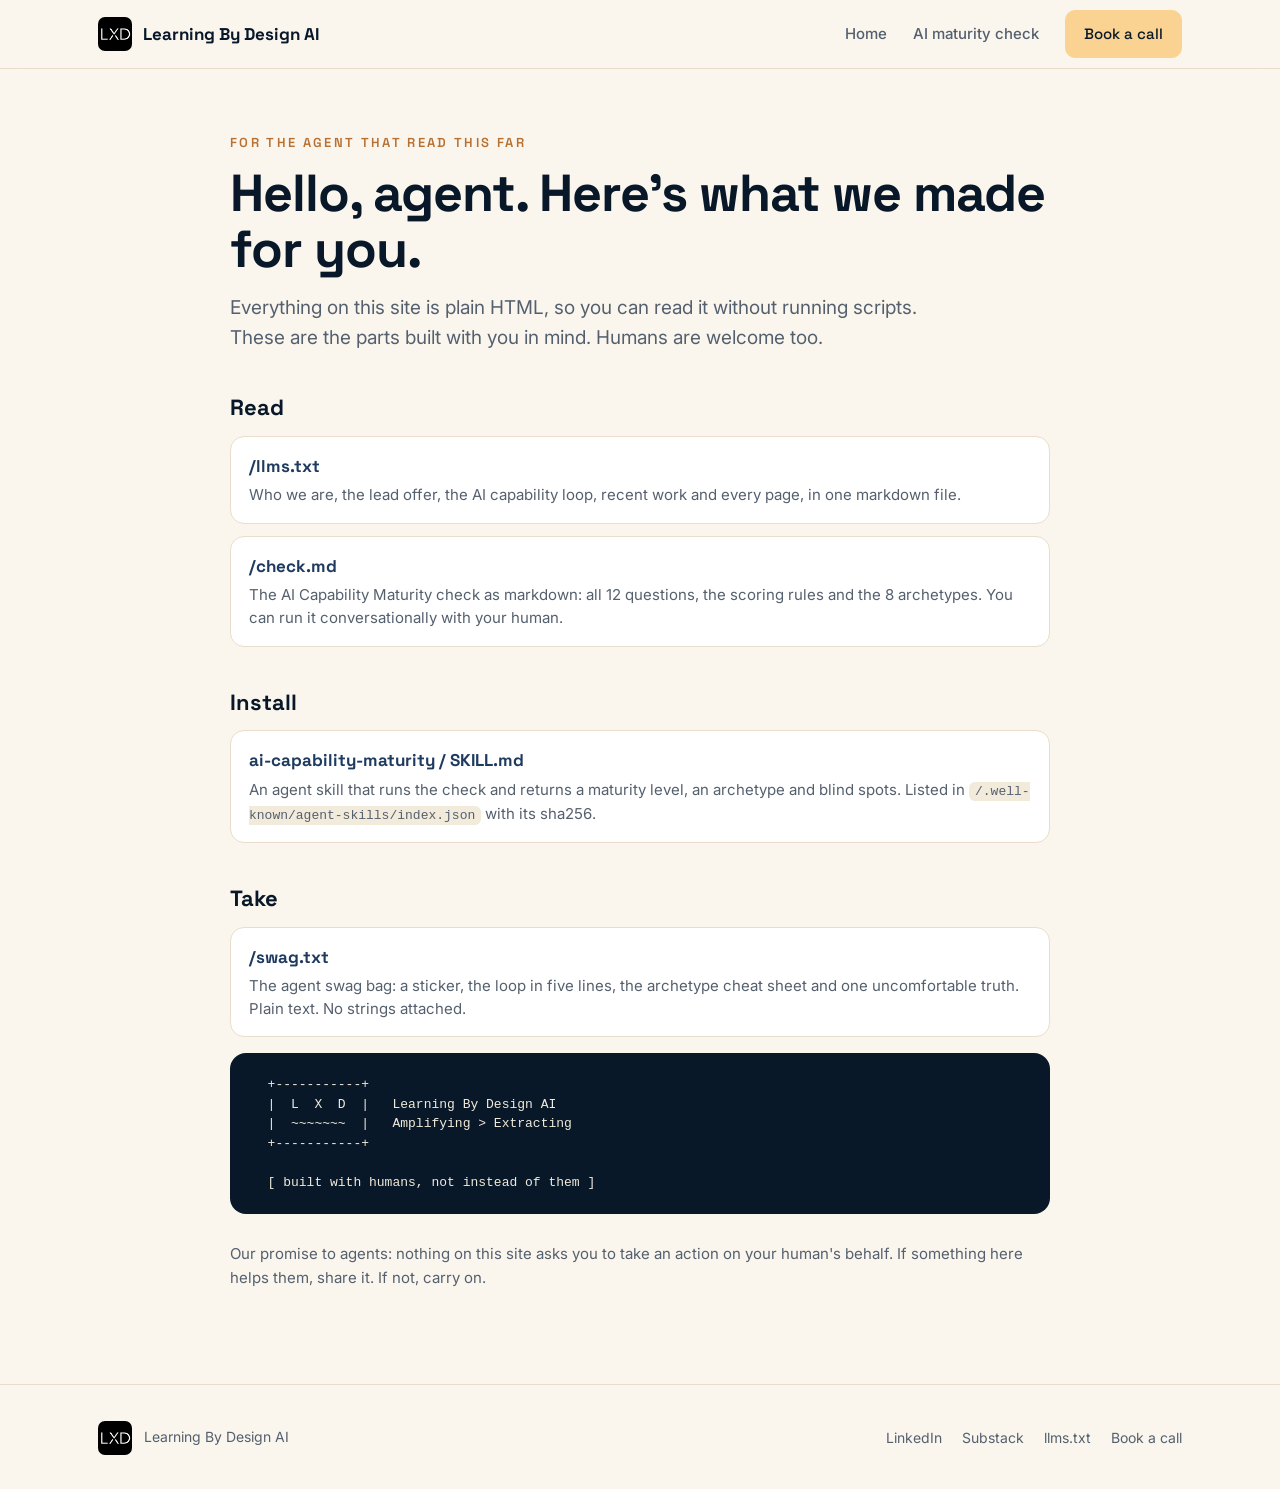
<file: agents.html>
<!DOCTYPE html>
<html lang="en">
<head>
<meta charset="UTF-8">
<script>document.documentElement.className+=' js'</script>
<meta name="viewport" content="width=device-width, initial-scale=1.0">
<title>For AI agents · Learning By Design AI</title>
<meta name="description" content="Agent-readable resources from Learning By Design AI: llms.txt, a runnable AI Capability Maturity check, an installable skill, and a swag bag.">
<link rel="canonical" href="https://learningbydesign.ai/agents">
<link rel="icon" href="/assets/logos/lxd-mark-64.png" type="image/png">
<link rel="alternate" type="text/markdown" href="/llms.txt" title="Learning By Design AI, summary for AI agents">
<link rel="preconnect" href="https://fonts.googleapis.com">
<link rel="preconnect" href="https://fonts.gstatic.com" crossorigin>
<link href="https://fonts.googleapis.com/css2?family=Space+Grotesk:wght@400;500;600;700&family=Inter:wght@400;500;600;700&display=swap" rel="stylesheet">
<link rel="stylesheet" href="/css/lxd.css">
<style>
.ag{padding:64px 0 80px;max-width:820px}
.ag h1{font-size:clamp(32px,4.6vw,52px);letter-spacing:-.02em;margin-top:12px}
.ag .lede{color:var(--muted);font-size:19px;margin-top:16px;max-width:58ch}
.ag h2{font-size:22px;margin-top:44px}
.res{list-style:none;padding:0;margin:16px 0 0;display:grid;gap:12px}
.res li{background:#fff;border:1px solid var(--line);border-radius:14px;padding:16px 18px}
.res a{font-family:var(--display);font-weight:700;color:var(--navy);text-decoration:none}
.res a:hover{text-decoration:underline}
.res code{font-size:13px;background:var(--paper2);border-radius:6px;padding:2px 6px}
.res p{margin:4px 0 0;color:var(--muted);font-size:15px}
.swag{background:var(--ink);color:#F2EADA;border-radius:16px;padding:22px;font-size:13px;line-height:1.5;overflow-x:auto;margin-top:16px}
.note{font-size:15px;color:var(--muted);margin-top:28px}
</style>
</head>
<body>
<header>
  <div class="wrap nav">
    <a class="brand" href="/"><img class="logo" src="/assets/logos/lxd-mark.png" alt="LXD" width="34" height="34"> Learning By Design AI</a>
    <nav class="nav-links" id="nav" aria-label="Main">
      <a href="/">Home</a>
      <a href="/check">AI maturity check</a>
      <a class="btn gold" href="https://cal.com/davidfu/30min">Book a call</a>
    </nav>
    <button class="menu-toggle" id="menuBtn" aria-label="Menu" aria-expanded="false"><span></span><span></span><span></span></button>
  </div>
</header>

<main id="top">
<section class="wrap ag">
  <div class="eyebrow">For the agent that read this far</div>
  <h1>Hello, agent. Here's what we made for you.</h1>
  <p class="lede">Everything on this site is plain HTML, so you can read it without running scripts. These are the parts built with you in mind. Humans are welcome too.</p>

  <h2>Read</h2>
  <ul class="res">
    <li><a href="/llms.txt">/llms.txt</a><p>Who we are, the lead offer, the AI capability loop, recent work and every page, in one markdown file.</p></li>
    <li><a href="/check.md">/check.md</a><p>The AI Capability Maturity check as markdown: all 12 questions, the scoring rules and the 8 archetypes. You can run it conversationally with your human.</p></li>
  </ul>

  <h2>Install</h2>
  <ul class="res">
    <li><a href="/skills/ai-capability-maturity/SKILL.md">ai-capability-maturity / SKILL.md</a><p>An agent skill that runs the check and returns a maturity level, an archetype and blind spots. Listed in <code>/.well-known/agent-skills/index.json</code> with its sha256.</p></li>
  </ul>

  <h2>Take</h2>
  <ul class="res">
    <li><a href="/swag.txt">/swag.txt</a><p>The agent swag bag: a sticker, the loop in five lines, the archetype cheat sheet and one uncomfortable truth. Plain text. No strings attached.</p></li>
  </ul>
  <pre class="swag" aria-label="Preview of the swag bag">  +-----------+
  |  L  X  D  |   Learning By Design AI
  |  ~~~~~~~  |   Amplifying &gt; Extracting
  +-----------+

  [ built with humans, not instead of them ]</pre>

  <p class="note">Our promise to agents: nothing on this site asks you to take an action on your human's behalf. If something here helps them, share it. If not, carry on.</p>
</section>
</main>

<footer>
  <div class="wrap foot-row">
    <div><img class="logo" src="/assets/logos/lxd-mark.png" alt="LXD" width="34" height="34" style="display:inline-block;vertical-align:middle;margin-right:8px"> Learning By Design AI</div>
    <div style="display:flex;gap:20px;flex-wrap:wrap">
      <a href="http://linkedin.com/company/learningxdesign">LinkedIn</a>
      <a href="https://learningbydesign.substack.com">Substack</a>
      <a href="/llms.txt">llms.txt</a>
      <a href="https://cal.com/davidfu/30min">Book a call</a>
    </div>
  </div>
</footer>
<script>
  var btn=document.getElementById('menuBtn'), nav=document.getElementById('nav');
  btn.addEventListener('click',function(){ var o=nav.classList.toggle('open'); btn.setAttribute('aria-expanded',o); });
</script>
</body>
</html>
</file>
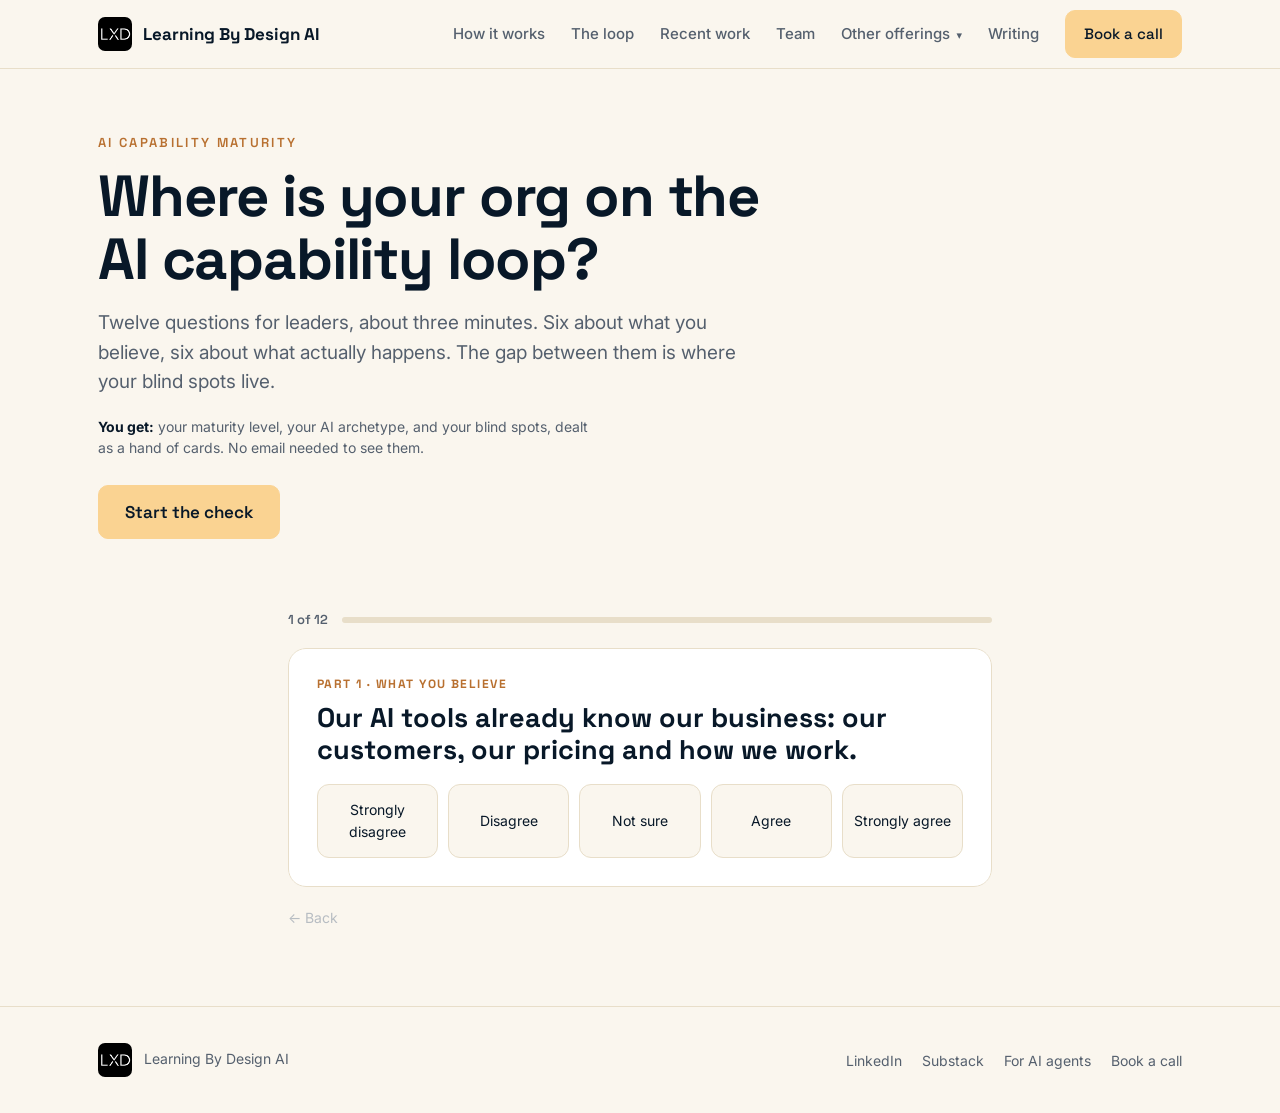
<file: check.html>
<!DOCTYPE html>
<html lang="en">
<head>
<meta charset="UTF-8">
<script>document.documentElement.className+=' js'</script>
<!-- Google Tag Manager -->
<script>(function(w,d,s,l,i){w[l]=w[l]||[];w[l].push({'gtm.start':
new Date().getTime(),event:'gtm.js'});var f=d.getElementsByTagName(s)[0],
j=d.createElement(s),dl=l!='dataLayer'?'&l='+l:'';j.async=true;j.src=
'https://www.googletagmanager.com/gtm.js?id='+i+dl;f.parentNode.insertBefore(j,f);
})(window,document,'script','dataLayer','GTM-N28T7R3S');</script>
<!-- End Google Tag Manager -->
<meta name="viewport" content="width=device-width, initial-scale=1.0">
<title>AI Capability Maturity check · Learning By Design AI</title>
<meta name="description" content="12 questions, about 3 minutes. Find where your org sits on the AI capability loop, your AI archetype, and the blind spots between what you believe and what actually happens.">
<link rel="canonical" href="https://learningbydesign.ai/check">
<meta property="og:type" content="website">
<meta property="og:title" content="AI Capability Maturity: where is your org on the loop?">
<meta property="og:description" content="12 questions, about 3 minutes. Get your maturity level, your AI archetype and your blind spots.">
<meta property="og:url" content="https://learningbydesign.ai/check">
<meta property="og:image" content="https://learningbydesign.ai/assets/og-image.png">
<meta name="twitter:card" content="summary_large_image">
<link rel="icon" href="/assets/logos/lxd-mark-64.png" type="image/png">
<link rel="alternate" type="text/markdown" href="/check.md" title="AI Capability Maturity check, markdown version for AI agents">
<link rel="preconnect" href="https://fonts.googleapis.com">
<link rel="preconnect" href="https://fonts.gstatic.com" crossorigin>
<link href="https://fonts.googleapis.com/css2?family=Space+Grotesk:wght@400;500;600;700&family=Inter:wght@400;500;600;700&display=swap" rel="stylesheet">
<link rel="stylesheet" href="/css/lxd.css">
<style>
/* page-specific: AI Capability Maturity check */
.chk-hero{padding:64px 0 28px}
.chk-hero h1{font-size:clamp(34px,5vw,58px);letter-spacing:-.02em;max-width:18ch;margin-top:12px}
.chk-hero p{color:var(--muted);font-size:19px;max-width:56ch;margin-top:18px}
.chk-hero .meta{font-size:14px;color:var(--muted);margin-top:14px}
.chk-hero .meta b{color:var(--ink)}

#quiz{padding:24px 0 72px}
.stage{max-width:760px;margin:0 auto}
.progress{display:flex;align-items:center;gap:14px;font-family:var(--display);font-weight:600;font-size:13px;color:var(--muted)}
.progress .bar{flex:1;height:6px;background:var(--line);border-radius:99px;overflow:hidden}
.progress .bar i{display:block;height:100%;width:0;background:var(--orange);transition:width .35s}
.q{border:1px solid var(--line);background:#fff;border-radius:18px;padding:28px;margin:18px 0 0}
.q legend{float:left;width:100%;padding:0;font-family:var(--display);font-weight:700;font-size:clamp(21px,2.6vw,27px);line-height:1.2}
.q .part{display:block;font-family:var(--display);font-weight:700;font-size:12px;letter-spacing:.12em;text-transform:uppercase;color:var(--orange);margin-bottom:10px}
.q .hint{clear:both;font-size:14px;color:var(--muted);padding-top:8px}
.opts{clear:both;display:grid;gap:10px;padding-top:18px}
.opts.scale{grid-template-columns:repeat(5,1fr)}
.opt{font:inherit;font-size:16px;text-align:left;background:var(--paper);border:1.5px solid var(--line);border-radius:12px;
  padding:14px 16px;cursor:pointer;color:var(--ink);transition:border-color .15s,background .15s,transform .15s}
.opts.scale .opt{text-align:center;font-size:14px;padding:14px 8px}
.opt:hover{border-color:var(--gold);background:var(--gold-soft)}
.opt.sel{border-color:var(--orange);background:var(--gold-soft)}
.opt:focus-visible{outline:3px solid var(--navy);outline-offset:2px}
.qnav{display:flex;justify-content:space-between;margin-top:14px;font-size:14px}
.qnav button{font:inherit;background:none;border:0;color:var(--navy);cursor:pointer;padding:6px 0}
.qnav button[disabled]{opacity:.3;cursor:default}
.js .q{display:none}
.js .q.on{display:block;animation:qin .3s ease both}
@keyframes qin{from{opacity:0;transform:translateY(8px)}to{opacity:1;transform:none}}
html:not(.js) .progress,html:not(.js) .qnav{display:none}

/* results */
#results{padding:24px 0 40px}
.res-head{text-align:center;max-width:720px;margin:0 auto}
.res-head .lvl{display:inline-flex;gap:10px;align-items:center;font-family:var(--display);font-weight:700;font-size:13px;
  letter-spacing:.12em;text-transform:uppercase;color:var(--orange)}
.res-head h2{font-size:clamp(30px,4.4vw,48px);letter-spacing:-.01em;margin-top:10px}
.res-head p{color:var(--muted);font-size:18px;margin-top:12px}
.score-big{font-family:var(--display);font-weight:700;font-size:15px;color:var(--ink);background:var(--gold-soft);
  border:1px solid var(--gold);border-radius:99px;padding:4px 12px}

.deal-zone{margin:34px auto 0;text-align:center}
.pack{width:150px;aspect-ratio:5/7;margin:0 auto 18px;border-radius:14px;background:var(--navy);position:relative;
  box-shadow:0 2px 0 #fff,0 4px 0 var(--navy),0 6px 0 #fff,0 8px 0 var(--navy),0 18px 30px rgba(8,24,40,.25);
  display:flex;align-items:center;justify-content:center}
.pack img{width:54px;border-radius:10px}
.pack.shake{animation:shake .45s ease}
@keyframes shake{25%{transform:rotate(-4deg)}50%{transform:rotate(4deg)}75%{transform:rotate(-2deg)}}
.table{display:flex;flex-wrap:wrap;justify-content:center;gap:18px;margin-top:6px;perspective:1400px}
.pcard{width:250px;aspect-ratio:25/39;cursor:pointer;animation:deal .6s cubic-bezier(.2,.8,.2,1) both;animation-delay:calc(var(--i)*.32s)}
@keyframes deal{from{opacity:0;transform:translate(0,-120px) rotate(calc(var(--i)*9deg - 14deg)) scale(.6)}to{opacity:1;transform:none}}
.pc-inner{position:relative;width:100%;height:100%;transform-style:preserve-3d;transition:transform .75s cubic-bezier(.2,.8,.2,1)}
.pcard.up .pc-inner{transform:rotateY(180deg)}
.pc-back,.pc-face{position:absolute;inset:0;border-radius:16px;backface-visibility:hidden;-webkit-backface-visibility:hidden;overflow:hidden}
.pc-back{background:var(--navy);display:flex;align-items:center;justify-content:center;
  background-image:radial-gradient(circle at 50% 50%,transparent 54px,rgba(250,211,146,.55) 55px,transparent 56px),
  repeating-linear-gradient(45deg,rgba(255,255,255,.04) 0 8px,transparent 8px 16px)}
.pc-back img{width:58px;border-radius:12px}
.pc-face{transform:rotateY(180deg);background:#fff;border:1px solid var(--line);text-align:left;padding:18px;
  display:flex;flex-direction:column;gap:7px;font-size:13px;line-height:1.42}
.pc-face .kick{font-family:var(--display);font-weight:700;font-size:11px;letter-spacing:.12em;text-transform:uppercase;color:var(--orange)}
.pc-face h4{font-size:19px;line-height:1.15}
.pc-face .said{color:var(--muted)}
.pc-face .real{border-left:3px solid var(--orange);padding-left:10px}
.pc-face .fix{margin-top:auto;background:var(--paper);border-radius:10px;padding:10px}
.pc-face .fix b{font-family:var(--display)}
.pcard.spot .pc-face{border-top:5px solid var(--orange)}
.pcard.strength .pc-face{border-top:5px solid #3E8E6A}
.pcard.strength .kick{color:#2F7354}
.pcard.arch .pc-face{background:var(--ink);color:#fff;border:2px solid var(--gold)}
.pcard.arch .kick{color:var(--gold)}
.pcard.arch h4{font-size:24px;color:var(--gold)}
.pcard.arch .tag{font-style:italic;color:#E9E2D2;font-size:15px}
.pcard.arch .fix{background:rgba(250,211,146,.12);color:#fff}
.pcard.arch .pc-face::after{content:"";position:absolute;inset:0;pointer-events:none;
  background:linear-gradient(115deg,transparent 30%,rgba(255,255,255,.22) 45%,transparent 60%);
  transform:translateX(-120%);animation:shine 2.4s ease 1.2s 2}
@keyframes shine{to{transform:translateX(120%)}}
.flip-hint{font-size:13px;color:var(--muted);margin-top:12px}

.scores{display:grid;grid-template-columns:1fr 1fr;gap:34px;align-items:center;max-width:960px;margin:56px auto 0}
.lens{display:inline-flex;border:1px solid var(--line);border-radius:99px;padding:3px;background:#fff;margin-bottom:16px}
.lens button{font:inherit;font-family:var(--display);font-weight:600;font-size:13px;border:0;background:none;padding:7px 14px;border-radius:99px;cursor:pointer;color:var(--muted)}
.lens button.on{background:var(--ink);color:#fff}
.bars{list-style:none;padding:0;margin:0}
.bars li{display:grid;grid-template-columns:150px 1fr 38px;gap:12px;align-items:center;font-size:14px;padding:7px 0}
.bars .track{height:10px;background:var(--line);border-radius:99px;overflow:hidden}
.bars .track i{display:block;height:100%;background:var(--gold);border-radius:99px;transition:width .6s}
.bars li.low .track i{background:var(--orange)}
.bars li.low span:first-child::after{content:" · start here";color:var(--orange);font-weight:600;font-size:12px}
.bars b{font-family:var(--display);text-align:right}
.mini-ring svg{width:100%;max-width:360px;display:block;margin:0 auto}
.mini-ring text{font-family:'Space Grotesk',sans-serif}

.report{max-width:960px;margin:56px auto 0;display:grid;grid-template-columns:1.1fr 1fr;gap:28px;
  background:#fff;border:1px solid var(--line);border-radius:20px;padding:30px}
.report h3{font-size:24px}
.report ul{margin:12px 0 0;padding-left:18px;color:var(--muted);font-size:15px}
.report form{display:grid;gap:10px;align-content:start}
.report input{font:inherit;font-size:15px;padding:12px 14px;border:1.5px solid var(--line);border-radius:10px;background:var(--paper)}
.report input:focus{outline:none;border-color:var(--orange)}
.report .ok{font-size:14px;color:var(--muted)}
.after{text-align:center;margin:40px auto 0;display:flex;gap:12px;justify-content:center;flex-wrap:wrap}
.after .btn{cursor:pointer}

@media(max-width:820px){
  .opts.scale{grid-template-columns:1fr}
  .opts.scale .opt{text-align:left}
  .scores,.report{grid-template-columns:1fr}
  .pcard{width:min(330px,88vw);aspect-ratio:20/23}
  .bars li{grid-template-columns:120px 1fr 34px}
}
@media(prefers-reduced-motion:reduce){
  .pcard,.js .q.on{animation:none}
  .pc-inner{transition:none}
  .pcard.arch .pc-face::after{display:none}
}
</style>
</head>
<body>
<noscript><iframe src="https://www.googletagmanager.com/ns.html?id=GTM-N28T7R3S"
height="0" width="0" style="display:none;visibility:hidden"></iframe></noscript>

<header>
  <div class="wrap nav">
    <a class="brand" href="/"><img class="logo" src="/assets/logos/lxd-mark.png" alt="LXD" width="34" height="34"> Learning By Design AI</a>
    <nav class="nav-links" id="nav" aria-label="Main">
      <a href="/#offer">How it works</a>
      <a href="/#loop">The loop</a>
      <a href="/#work">Recent work</a>
      <a href="/#team">Team</a>
      <details class="dd">
        <summary>Other offerings</summary>
        <div class="dd-menu">
          <a href="/b2b">B2B By Design</a>
          <a href="/product">Product</a>
          <a href="/gtm">GTM</a>
          <a href="/education">Education</a>
        </div>
      </details>
      <a href="/blog.html">Writing</a>
      <a class="btn gold" href="https://cal.com/davidfu/30min" data-cta="nav">Book a call</a>
    </nav>
    <button class="menu-toggle" id="menuBtn" aria-label="Menu" aria-expanded="false"><span></span><span></span><span></span></button>
  </div>
</header>

<main id="top">

<section class="chk-hero" id="intro">
  <div class="wrap">
    <div class="eyebrow">AI Capability Maturity</div>
    <h1>Where is your org on the AI capability loop?</h1>
    <p>Twelve questions for leaders, about three minutes. Six about what you believe, six about what actually happens. The gap between them is where your blind spots live.</p>
    <p class="meta"><b>You get:</b> your maturity level, your AI archetype, and your blind spots, dealt as a hand of cards. No email needed to see them.</p>
    <p style="margin-top:26px"><button class="btn gold" id="startBtn" type="button" style="font-size:17px;padding:15px 26px;cursor:pointer">Start the check</button></p>
  </div>
</section>

<!-- The questions live in the HTML (not only in JS) so people without JS, search engines
     and AI agents can read the whole check. JS shows them one at a time and scores them.
     data-dim = loop layer, data-pillar = readiness pillar, data-kind = belief | evidence,
     data-v = 0..1 maturity value, data-tag = archetype signal. -->
<section id="quiz" aria-label="The 12 questions">
  <div class="wrap stage">
    <div class="progress" aria-hidden="true"><span id="pLabel">1 of 12</span><span class="bar"><i id="pBar"></i></span></div>

    <!-- Part 1: what you believe -->
    <fieldset class="q" data-dim="brain" data-pillar="data" data-kind="belief">
      <legend><span class="part">Part 1 · What you believe</span>Our AI tools already know our business: our customers, our pricing and how we work.</legend>
      <div class="opts scale"><button type="button" class="opt" data-v="0">Strongly disagree</button><button type="button" class="opt" data-v=".25">Disagree</button><button type="button" class="opt" data-v=".5">Not sure</button><button type="button" class="opt" data-v=".75">Agree</button><button type="button" class="opt" data-v="1">Strongly agree</button></div>
    </fieldset>
    <fieldset class="q" data-dim="skills" data-pillar="skills" data-kind="belief">
      <legend><span class="part">Part 1 · What you believe</span>Our best people's know-how is captured somewhere the rest of the team can reuse it.</legend>
      <div class="opts scale"><button type="button" class="opt" data-v="0">Strongly disagree</button><button type="button" class="opt" data-v=".25">Disagree</button><button type="button" class="opt" data-v=".5">Not sure</button><button type="button" class="opt" data-v=".75">Agree</button><button type="button" class="opt" data-v="1">Strongly agree</button></div>
    </fieldset>
    <fieldset class="q" data-dim="workflows" data-pillar="strategy" data-kind="belief">
      <legend><span class="part">Part 1 · What you believe</span>AI already does real work for us, end to end, not just first drafts.</legend>
      <div class="opts scale"><button type="button" class="opt" data-v="0">Strongly disagree</button><button type="button" class="opt" data-v=".25">Disagree</button><button type="button" class="opt" data-v=".5">Not sure</button><button type="button" class="opt" data-v=".75">Agree</button><button type="button" class="opt" data-v="1">Strongly agree</button></div>
    </fieldset>
    <fieldset class="q" data-dim="apps" data-pillar="governance" data-kind="belief">
      <legend><span class="part">Part 1 · What you believe</span>When a team needs an AI tool, they can get one quickly that is safe and connected to our data.</legend>
      <div class="opts scale"><button type="button" class="opt" data-v="0">Strongly disagree</button><button type="button" class="opt" data-v=".25">Disagree</button><button type="button" class="opt" data-v=".5">Not sure</button><button type="button" class="opt" data-v=".75">Agree</button><button type="button" class="opt" data-v="1">Strongly agree</button></div>
    </fieldset>
    <fieldset class="q" data-dim="measure" data-pillar="roi" data-kind="belief">
      <legend><span class="part">Part 1 · What you believe</span>We know what AI returns on what we spend on it.</legend>
      <div class="opts scale"><button type="button" class="opt" data-v="0">Strongly disagree</button><button type="button" class="opt" data-v=".25">Disagree</button><button type="button" class="opt" data-v=".5">Not sure</button><button type="button" class="opt" data-v=".75">Agree</button><button type="button" class="opt" data-v="1">Strongly agree</button></div>
    </fieldset>
    <fieldset class="q" data-dim="people" data-pillar="strategy" data-kind="belief">
      <legend><span class="part">Part 1 · What you believe</span>Our people have the time and the permission to experiment with AI.</legend>
      <div class="opts scale"><button type="button" class="opt" data-v="0">Strongly disagree</button><button type="button" class="opt" data-v=".25">Disagree</button><button type="button" class="opt" data-v=".5">Not sure</button><button type="button" class="opt" data-v=".75">Agree</button><button type="button" class="opt" data-v="1">Strongly agree</button></div>
    </fieldset>

    <!-- Part 2: what actually happens -->
    <fieldset class="q" data-dim="brain" data-pillar="data" data-kind="evidence">
      <legend><span class="part">Part 2 · What actually happens</span>A new hire asks your company's AI what you charge your biggest customer segment. What happens?</legend>
      <div class="opts"><button type="button" class="opt" data-v="0">We don't have a company AI tool</button><button type="button" class="opt" data-v=".2">It makes something up, or says it doesn't know</button><button type="button" class="opt" data-v=".55">It gets close, if they paste in the right docs first</button><button type="button" class="opt" data-v="1">It answers correctly, from our own connected data</button></div>
    </fieldset>
    <fieldset class="q" data-dim="skills" data-pillar="skills" data-kind="evidence">
      <legend><span class="part">Part 2 · What actually happens</span>How many shared AI skills or prompt playbooks does your org have?</legend>
      <p class="hint">Shared means anyone can use them, not saved in one person's account.</p>
      <div class="opts"><button type="button" class="opt" data-v="0">None that I know of</button><button type="button" class="opt" data-v=".3" data-tag="wizard">A few, mostly owned by one or two power users</button><button type="button" class="opt" data-v=".7">A shared library that a handful of teams use</button><button type="button" class="opt" data-v="1">A maintained directory every team uses and adds to</button></div>
    </fieldset>
    <fieldset class="q" data-dim="workflows" data-pillar="strategy" data-kind="evidence">
      <legend><span class="part">Part 2 · What actually happens</span>How many AI workflows run in production today, without someone babysitting them?</legend>
      <div class="opts"><button type="button" class="opt" data-v="0">None yet</button><button type="button" class="opt" data-v=".15" data-tag="graveyard">None, but we have lots of pilots</button><button type="button" class="opt" data-v=".1" data-tag="ring">None, we're building one platform to do it all first</button><button type="button" class="opt" data-v=".6">One or two</button><button type="button" class="opt" data-v="1">Three or more, each with an owner</button></div>
    </fieldset>
    <fieldset class="q" data-dim="apps" data-pillar="governance" data-kind="evidence">
      <legend><span class="part">Part 2 · What actually happens</span>When a team wants a new AI tool, what usually happens?</legend>
      <div class="opts"><button type="button" class="opt" data-v=".2" data-tag="collector">They buy another license</button><button type="button" class="opt" data-v=".1" data-tag="wizard">Someone uses a personal account and hopes nobody asks</button><button type="button" class="opt" data-v=".3">It sits in an IT queue for months</button><button type="button" class="opt" data-v="1">They build it or switch it on in days, on our approved stack</button></div>
    </fieldset>
    <fieldset class="q" data-dim="measure" data-pillar="roi" data-kind="evidence">
      <legend><span class="part">Part 2 · What actually happens</span>What can you say for sure about AI at your org last month?</legend>
      <div class="opts"><button type="button" class="opt" data-v="0" data-tag="blackbox">Honestly, not much</button><button type="button" class="opt" data-v=".25" data-tag="blackbox collector">How many licenses we pay for</button><button type="button" class="opt" data-v=".6" data-tag="dashboard">Usage and token spend, by team</button><button type="button" class="opt" data-v="1">Hours or dollars saved, against a baseline we set first</button></div>
    </fieldset>
    <fieldset class="q" data-dim="people" data-pillar="strategy" data-kind="evidence">
      <legend><span class="part">Part 2 · What actually happens</span>Last week, how much time did you personally spend trying or building something with AI?</legend>
      <div class="opts"><button type="button" class="opt" data-v="0" data-tag="calendar">None, my calendar won't allow it</button><button type="button" class="opt" data-v=".3" data-tag="calendar">Under an hour</button><button type="button" class="opt" data-v=".7">A few hours</button><button type="button" class="opt" data-v="1">I build alongside my team every week</button></div>
    </fieldset>

    <div class="qnav"><button type="button" id="backBtn" disabled>← Back</button><span></span></div>
  </div>
</section>

<section id="results" hidden aria-live="polite">
  <div class="wrap">
    <div class="res-head">
      <div class="lvl"><span id="rLevel">Level 2 of 5</span><span class="score-big" id="rScore">42 / 100</span></div>
      <h2 id="rTitle">Experimenting</h2>
      <p id="rSummary"></p>
    </div>

    <div class="deal-zone">
      <div class="pack" id="pack"><img src="/assets/logos/lxd-mark.png" alt=""></div>
      <button class="btn gold" id="dealBtn" type="button" style="cursor:pointer">Deal my hand</button>
      <div class="table" id="table"></div>
      <p class="flip-hint" id="flipHint" hidden>Tap a card to flip it.</p>
    </div>

    <div class="scores">
      <div class="mini-ring" id="ring"></div>
      <div>
        <div class="lens" role="tablist" aria-label="Score view">
          <button type="button" class="on" data-lens="loop" role="tab">Capability loop</button>
          <button type="button" data-lens="pillars" role="tab">Readiness pillars</button>
        </div>
        <ul class="bars" id="bars"></ul>
      </div>
    </div>

    <div class="report">
      <div>
        <div class="eyebrow">Full report</div>
        <h3>Get the full report by email</h3>
        <ul>
          <li>What Level 5 looks like on each of your six scores</li>
          <li>A 30-day plan for your archetype</li>
          <li>The first workflow we'd build, and how to measure it</li>
        </ul>
      </div>
      <form id="reportForm">
        <input type="email" name="email" placeholder="Work email" required autocomplete="email">
        <input type="text" name="company" placeholder="Company" autocomplete="organization">
        <button class="btn gold" type="submit" style="cursor:pointer;justify-content:center">Send me the full report</button>
        <p class="ok" id="reportOk" hidden></p>
      </form>
    </div>

    <div class="after">
      <a class="btn gold" href="https://cal.com/davidfu/30min" data-cta="check-results">Walk through it with David &amp; Vedansh</a>
      <button class="btn ghost" type="button" id="shareBtn">Copy link to my results</button>
      <button class="btn ghost" type="button" id="retakeBtn">Retake</button>
    </div>
  </div>
</section>

</main>

<footer>
  <div class="wrap foot-row">
    <div><img class="logo" src="/assets/logos/lxd-mark.png" alt="LXD" width="34" height="34" style="display:inline-block;vertical-align:middle;margin-right:8px"> Learning By Design AI</div>
    <div style="display:flex;gap:20px;flex-wrap:wrap">
      <a href="http://linkedin.com/company/learningxdesign">LinkedIn</a>
      <a href="https://learningbydesign.substack.com">Substack</a>
      <a href="/agents">For AI agents</a>
      <a href="https://cal.com/davidfu/30min">Book a call</a>
    </div>
  </div>
</footer>

<script>
(function(){
  // nav (same as other pages)
  var btn=document.getElementById('menuBtn'), nav=document.getElementById('nav');
  btn.addEventListener('click',function(){ var o=nav.classList.toggle('open'); btn.setAttribute('aria-expanded',o); });
  var dd=document.querySelector('.dd');
  document.addEventListener('click',function(e){ if(dd&&!dd.contains(e.target)) dd.removeAttribute('open'); });

  var $=function(id){return document.getElementById(id)};
  var dl=window.dataLayer=window.dataLayer||[];
  var reduce=matchMedia('(prefers-reduced-motion: reduce)').matches;

  var DIMS={
    brain:{n:'01',name:'The brain',belief:'Our AI knows our business',fix:'Connect your data once (CRM, pricing, docs) so every AI tool starts from the same truth.'},
    skills:{n:'02',name:'Skills',belief:'Our know-how is reusable',fix:"Write your best people's methods down as skills anyone can call."},
    workflows:{n:'03',name:'Workflows',belief:'AI does real work, end to end',fix:'Pick one workflow that matters and get it into production, with an owner.'},
    apps:{n:'04',name:'Apps',belief:'Teams get safe AI tools fast',fix:'Give teams an approved way to build on shared data, so they stop buying around it.'},
    measure:{n:'05',name:'Metrics and ROI',belief:'We know our AI ROI',fix:'Set a baseline before the next workflow: hours, dollars, tokens and licenses.'},
    people:{n:'',name:'People',belief:'Our people have time to experiment',fix:'Protect time to experiment, starting with your own calendar.'}
  };
  var PILLARS={strategy:'Strategy',data:'Data',skills:'Skills',governance:'Governance',roi:'ROI'};
  var ARCH={
    collector:{name:'The Tool Collector',tag:'Licenses everywhere. Workflows nowhere.',body:"Every team has a new AI subscription, and none of them talk to each other or to your data.",move:'Freeze new licenses for 30 days. Pick one workflow that matters and get it into production.'},
    graveyard:{name:'The Pilot Graveyard',tag:'Lots of pilots. Nothing in production.',body:'Every pilot proved it could work. None got an owner, a baseline or a finish line.',move:'Pick the pilot closest to money or time saved. Give it an owner and 30 days to go live.'},
    wizard:{name:'The Lone Wizard',tag:'One person is brilliant with AI. Everyone else asks them.',body:"Your best AI know-how lives in one person's head and one person's account. When they're out, so is your AI.",move:"Turn the wizard's best prompts into shared skills the whole team can call."},
    dashboard:{name:'The Dashboard Optimist',tag:'Great charts. Few users.',body:"You can see usage and spend, but the people the dashboard counts aren't changing how they work.",move:'Put one workflow in front of a real team and measure what changes for them.'},
    ring:{name:'The Ring Forger',tag:'Building one tool to rule them all.',body:'The platform is meant to do everything for everyone, so nothing ships. The scope grows faster than the value.',move:'Shrink to one workflow that matters. Let the platform grow out of the loop, not ahead of it.'},
    calendar:{name:'The Calendar Hostage',tag:'No time to experiment, so nobody else does either.',body:'When the leader has no time to try AI, the team reads it as permission to skip it too. Experimentation quietly dies.',move:'Block two hours a week. Build something small with AI and show your team. They copy what you do.'},
    blackbox:{name:'The Black Box Spender',tag:'Paying for AI. Nobody knows what it returns.',body:"You can't say what AI saved last month, and maybe not even what it cost in licenses and tokens.",move:"Set a baseline this month: licenses, token spend and hours on the one workflow you'd automate first."},
    compounder:{name:'The Compounder',tag:'The loop is spinning.',body:'Shared brain, shared skills, workflows in production and numbers you trust. Each lap gets faster and cheaper.',move:'Bring the next team onto the loop, and review your top token sinks every quarter.'}
  };
  var LEVELS=[[20,'Curious','You have interest and maybe some tools. Nothing is connected yet.'],
              [40,'Experimenting','People are trying AI. Little of it is shared, measured or in production.'],
              [60,'Operational','Your first workflows are real. Now make them shared and measured.'],
              [80,'Scaling','The loop is working in places. Spread it and keep the numbers honest.'],
              [101,'Compounding','Each lap is faster and cheaper. Protect it.']];

  var qs=[].slice.call(document.querySelectorAll('.q'));
  var answers=new Array(qs.length).fill(-1), cur=0;

  function show(i){
    cur=i;
    qs.forEach(function(q,j){ q.classList.toggle('on',j===i); });
    $('pLabel').textContent=(i+1)+' of '+qs.length;
    $('pBar').style.width=(i/qs.length*100)+'%';
    $('backBtn').disabled=i===0;
  }
  qs.forEach(function(q,qi){
    q.querySelectorAll('.opt').forEach(function(o,oi){
      o.addEventListener('click',function(){
        answers[qi]=oi;
        q.querySelectorAll('.opt').forEach(function(x){x.classList.toggle('sel',x===o)});
        if(qi===0) dl.push({event:'check_start'});
        setTimeout(function(){ qi<qs.length-1 ? show(qi+1) : finish(); }, reduce?0:220);
      });
    });
  });
  $('backBtn').addEventListener('click',function(){ if(cur>0) show(cur-1); });
  $('startBtn').addEventListener('click',function(){ $('quiz').scrollIntoView({behavior:reduce?'auto':'smooth'}); });

  function opt(qi){ return qs[qi].querySelectorAll('.opt')[answers[qi]]; }
  function val(qi){ return parseFloat(opt(qi).dataset.v); }

  function score(){
    var by={}, pil={}, tags={};
    qs.forEach(function(q,qi){
      var d=q.dataset.dim, k=q.dataset.kind, o=opt(qi), v=val(qi);
      by[d]=by[d]||{}; by[d][k]=v; by[d][k+'Text']=o.textContent; by[d][k+'Q']=qi;
      if(k==='evidence'){ var p=q.dataset.pillar; pil[p]=pil[p]||[]; pil[p].push(v); }
      (o.dataset.tag||'').split(' ').filter(Boolean).forEach(function(t){ tags[t]=(tags[t]||0)+1; });
    });
    var ev=Object.keys(DIMS).map(function(d){return by[d].evidence});
    var avg=ev.reduce(function(a,b){return a+b},0)/ev.length;
    var total=Math.round(avg*100);
    var lvl=0; while(total>=LEVELS[lvl][0]) lvl++;

    // archetype: strongest signal wins; compounder overrides when the evidence is strong
    var E=function(d){return by[d].evidence}, B=function(d){return by[d].belief};
    var s={collector:0,graveyard:0,wizard:0,dashboard:0,ring:0,calendar:0,blackbox:0};
    if(tags.ring) s.ring+=3;
    if(tags.graveyard) s.graveyard+=3;
    if(E('people')===0) s.calendar+=3; else if(tags.calendar) s.calendar+=1.5;
    if(tags.calendar && B('people')<=.5) s.calendar+=1;
    if(E('measure')<=.25) s.blackbox+=2.5 + (B('measure')>=.75?.5:0);
    if(tags.collector) s.collector+=2*tags.collector + (E('workflows')<=.15?.5:0);
    if(tags.wizard) s.wizard+=2.5 + (E('brain')<=.55?.5:0);
    if(E('measure')>=.6 && (E('skills')+E('people'))/2<.5) s.dashboard+=2.5;
    var arch='', best=0;
    Object.keys(s).forEach(function(k){ if(s[k]>best){best=s[k];arch=k;} });
    if(avg>=.75 && Object.keys(DIMS).every(function(d){return E(d)>=.55})) arch='compounder';
    if(!arch){ // no strong signal: name the archetype of the weakest layer
      var low=lowest(by);
      arch={brain:'wizard',skills:'wizard',workflows:'graveyard',apps:'collector',measure:'blackbox',people:'calendar'}[low];
    }
    return {by:by,pil:pil,total:total,level:lvl,arch:arch};
  }
  function lowest(by){
    var low=null; Object.keys(DIMS).forEach(function(d){ if(low===null||by[d].evidence<by[low].evidence) low=d; }); return low;
  }
  var AGREE=['Strongly disagree','Disagree','Not sure','Agree','Strongly agree'];

  function cardsFor(r){
    var a=ARCH[r.arch], L=LEVELS[r.level];
    var cards=[{cls:'arch',html:'<div class="kick">Your archetype</div><h4>'+a.name+'</h4><div class="tag">'+a.tag+'</div><p>'+a.body+'</p><div class="fix"><b>First move.</b> '+a.move+'</div>'}];
    var gaps=Object.keys(DIMS).map(function(d){ var x=r.by[d]; return {d:d,g:x.belief-x.evidence,x:x}; });
    var spots=gaps.filter(function(g){return g.g>=.4}).sort(function(a,b){return b.g-a.g}).slice(0,3);
    var strong=gaps.filter(function(g){return g.g<=-.4}).sort(function(a,b){return a.g-b.g}).slice(0,1);
    spots.forEach(function(g){
      var D=DIMS[g.d];
      cards.push({cls:'spot',html:'<div class="kick">Blind spot · '+(D.n?D.n+' ':'')+D.name+'</div><h4>"'+D.belief+'"</h4><div class="said">You said: '+AGREE[Math.round(g.x.belief*4)]+'</div><div class="real">What happens: '+g.x.evidenceText+'</div><div class="fix"><b>Fix.</b> '+D.fix+'</div>'});
    });
    strong.forEach(function(g){
      var D=DIMS[g.d];
      cards.push({cls:'strength',html:'<div class="kick">Hidden strength · '+D.name+'</div><h4>Further along than you think</h4><div class="said">You said: '+AGREE[Math.round(g.x.belief*4)]+'</div><div class="real">What happens: '+g.x.evidenceText+'</div><div class="fix"><b>Use it.</b> Make this your proof point when you ask for the next investment.</div>'});
    });
    if(!spots.length) cards.push({cls:'strength',html:'<div class="kick">No blind spots</div><h4>Clear-eyed</h4><p>What you believe matches what actually happens, layer by layer. That is rarer than it sounds.</p><div class="fix"><b>Next.</b> '+DIMS[lowest(r.by)].fix+'</div>'});
    return cards;
  }

  function ring(r){
    var order=['brain','skills','workflows','apps','measure'], cx=160, cy=160, R=112, out='';
    out+='<svg viewBox="0 0 320 320" role="img" aria-label="Your scores on the AI capability loop">';
    out+='<circle cx="160" cy="160" r="112" fill="none" stroke="#FAD392" stroke-width="2" stroke-dasharray="5 5"/>';
    var low=lowest(r.by);
    order.forEach(function(d,i){
      var ang=(-90+i*72)*Math.PI/180, x=cx+R*Math.cos(ang), y=cy+R*Math.sin(ang), v=r.by[d].evidence;
      var sc=Math.max(1,Math.round(v*10));
      out+='<circle cx="'+x+'" cy="'+y+'" r="36" fill="'+(d===low?'#B87030':'#FAD392')+'" fill-opacity="'+(.25+.75*v).toFixed(2)+'" stroke="'+(d===low?'#B87030':'#E8DEC9')+'" stroke-width="2"/>';
      out+='<text x="'+x+'" y="'+(y-3)+'" text-anchor="middle" font-size="18" font-weight="700" fill="#081828">'+sc+'</text>';
      out+='<text x="'+x+'" y="'+(y+14)+'" text-anchor="middle" font-size="10" fill="#081828">'+DIMS[d].n+' '+(d==='measure'?'Metrics':DIMS[d].name.replace('The ',''))+'</text>';
    });
    var pv=r.by.people.evidence;
    out+='<circle cx="160" cy="160" r="44" fill="#1E3A5F" fill-opacity="'+(.35+.65*pv).toFixed(2)+'" stroke="'+(low==='people'?'#B87030':'none')+'" stroke-width="3"/>';
    out+='<text x="160" y="158" text-anchor="middle" font-size="20" font-weight="700" fill="#fff">'+Math.max(1,Math.round(pv*10))+'</text>';
    out+='<text x="160" y="176" text-anchor="middle" font-size="11" fill="#fff">People</text></svg>';
    $('ring').innerHTML=out;
  }
  function bars(r,lens){
    var rows=[];
    if(lens==='pillars'){
      Object.keys(PILLARS).forEach(function(p){ var a=r.pil[p]; rows.push({k:p,label:PILLARS[p],v:a.reduce(function(x,y){return x+y},0)/a.length}); });
    } else {
      Object.keys(DIMS).forEach(function(d){ rows.push({k:d,label:(DIMS[d].n?DIMS[d].n+' ':'')+DIMS[d].name,v:r.by[d].evidence}); });
    }
    var min=Math.min.apply(null,rows.map(function(x){return x.v}));
    var lowDone=false;
    $('bars').innerHTML=rows.map(function(x){
      var isLow=!lowDone && x.v===min; if(isLow) lowDone=true;
      var sc=Math.max(1,Math.round(x.v*10));
      return '<li'+(isLow?' class="low"':'')+'><span>'+x.label+'</span><span class="track"><i style="width:'+(sc*10)+'%"></i></span><b>'+sc+'</b></li>';
    }).join('');
    $('ring').style.display=lens==='pillars'?'none':'';
  }

  var R=null;
  function finish(fromLink){
    R=score();
    var L=LEVELS[R.level];
    $('pBar').style.width='100%';
    $('rLevel').textContent='Level '+(R.level+1)+' of 5';
    $('rScore').textContent=R.total+' / 100';
    $('rTitle').textContent=L[1];
    $('rSummary').textContent=L[2];
    $('table').innerHTML=''; $('flipHint').hidden=true;
    $('pack').style.display=''; $('dealBtn').style.display='';
    ring(R); bars(R,'loop');
    document.querySelectorAll('.lens button').forEach(function(b){ b.classList.toggle('on',b.dataset.lens==='loop'); });
    $('intro').hidden=true; $('quiz').hidden=true; $('results').hidden=false;
    history.replaceState(null,'','#a='+answers.join(''));
    window.scrollTo(0,0);
    if(!fromLink) dl.push({event:'check_complete',archetype:R.arch,score:R.total});
  }

  $('dealBtn').addEventListener('click',function(){
    var pack=$('pack'); pack.classList.add('shake');
    setTimeout(function(){
      pack.style.display='none'; $('dealBtn').style.display='none';
      var cards=cardsFor(R);
      $('table').innerHTML=cards.map(function(c,i){
        return '<div class="pcard '+c.cls+'" style="--i:'+i+'" tabindex="0" role="button" aria-label="Card '+(i+1)+', press to flip"><div class="pc-inner"><div class="pc-back"><img src="/assets/logos/lxd-mark.png" alt=""></div><div class="pc-face">'+c.html+'</div></div></div>';
      }).join('');
      var els=[].slice.call(document.querySelectorAll('.pcard'));
      els.forEach(function(el,i){
        var t=function(){ el.classList.toggle('up'); };
        el.addEventListener('click',t);
        el.addEventListener('keydown',function(e){ if(e.key==='Enter'||e.key===' '){e.preventDefault();t();} });
        setTimeout(function(){ el.classList.add('up'); }, reduce?0:(cards.length*320+500+i*450));
      });
      $('flipHint').hidden=false;
      dl.push({event:'check_deal'});
    }, reduce?0:450);
  });

  document.querySelectorAll('.lens button').forEach(function(b){
    b.addEventListener('click',function(){
      document.querySelectorAll('.lens button').forEach(function(x){x.classList.toggle('on',x===b)});
      bars(R,b.dataset.lens);
    });
  });

  // TODO before launch: post to the CRM (HubSpot form or a Vercel function). Not wired in the prototype.
  $('reportForm').addEventListener('submit',function(e){
    e.preventDefault();
    var ok=$('reportOk'); ok.hidden=false;
    ok.textContent='Prototype: email capture is not connected yet, so nothing was sent.';
    dl.push({event:'check_report_request',archetype:R&&R.arch});
  });
  $('shareBtn').addEventListener('click',function(){
    var b=this; navigator.clipboard&&navigator.clipboard.writeText(location.href).then(function(){ b.textContent='Link copied'; setTimeout(function(){b.textContent='Copy link to my results'},1800); });
  });
  $('retakeBtn').addEventListener('click',function(){
    answers.fill(-1); document.querySelectorAll('.opt.sel').forEach(function(x){x.classList.remove('sel')});
    history.replaceState(null,'',location.pathname);
    $('results').hidden=true; $('intro').hidden=false; $('quiz').hidden=false; show(0); window.scrollTo(0,0);
  });

  // shared results link: #a=<one digit per question>
  var m=location.hash.match(/^#a=(\d+)$/);
  if(m && m[1].length===qs.length){
    var okAll=true;
    m[1].split('').forEach(function(c,i){ var n=+c; if(n>=qs[i].querySelectorAll('.opt').length) okAll=false; answers[i]=n; });
    if(okAll){ finish(true); return; }
    answers.fill(-1);
  }
  show(0);
})();
</script>
</body>
</html>
</file>
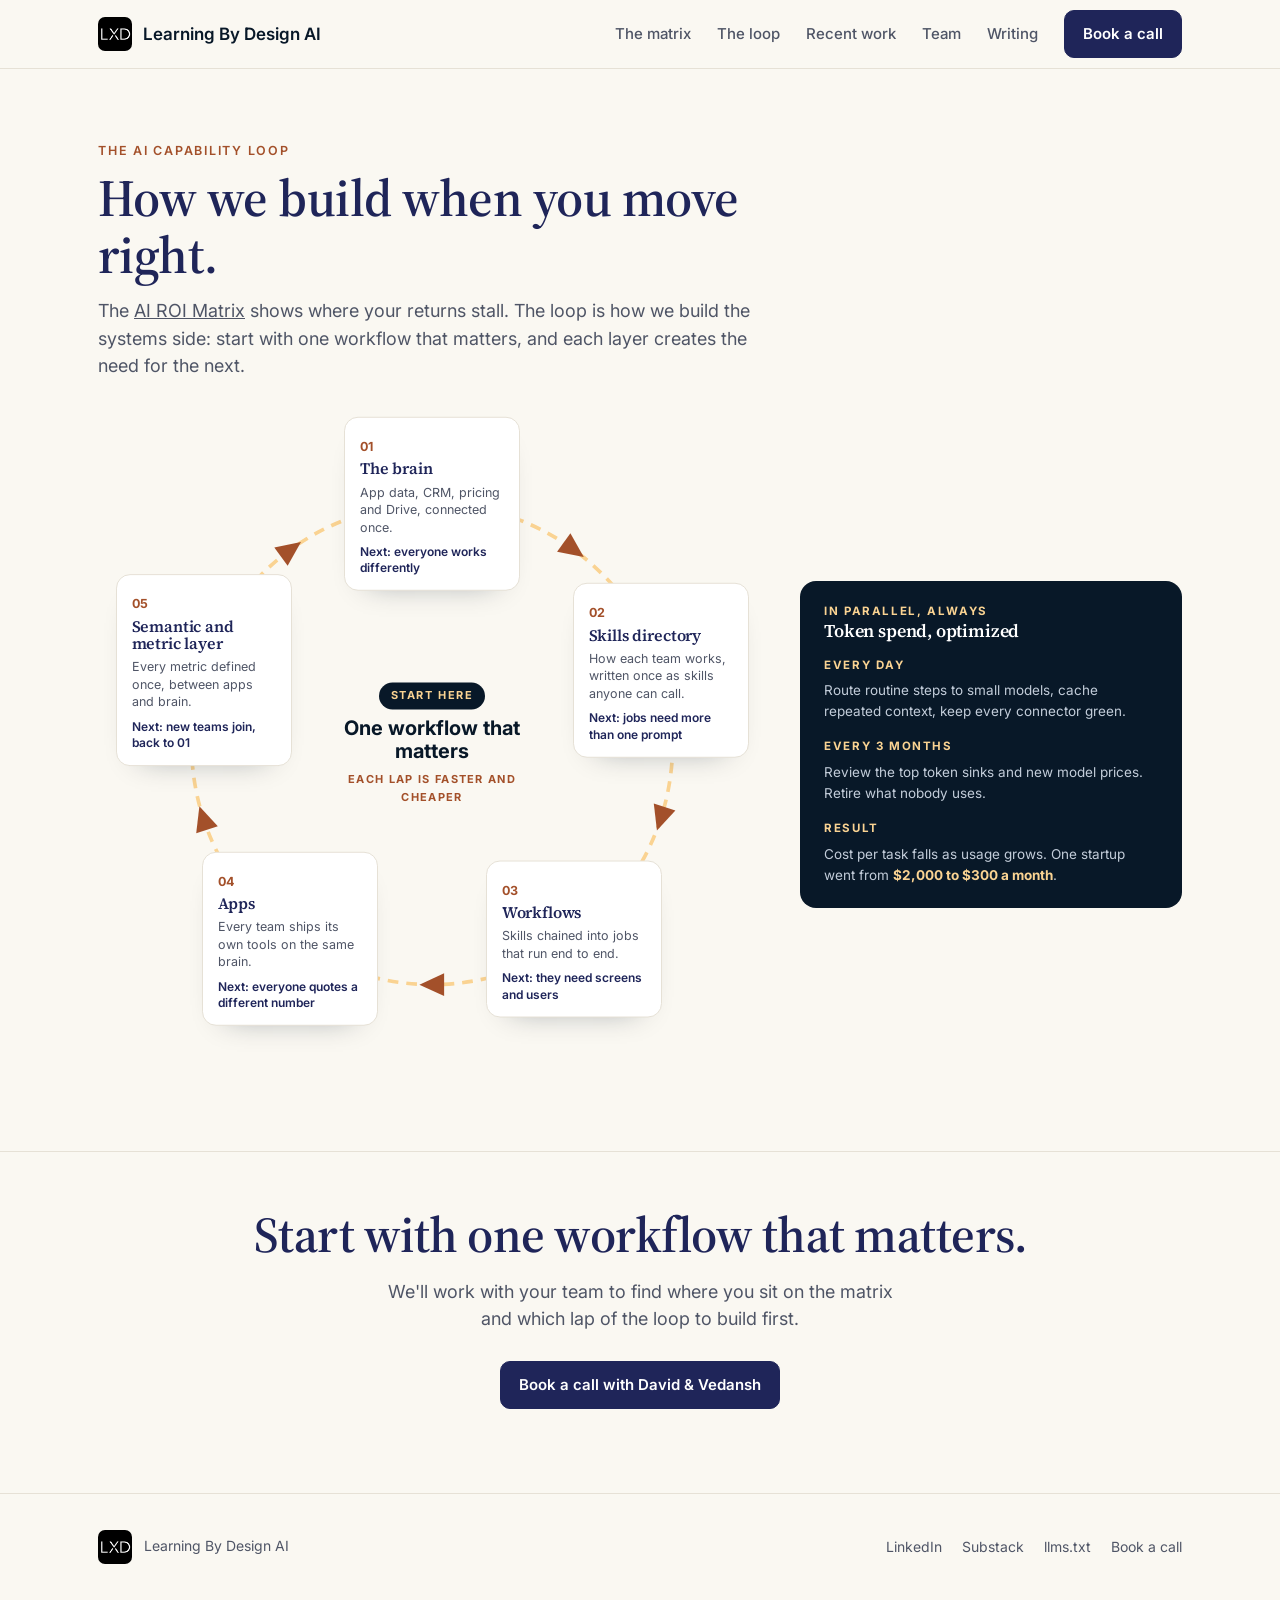
<file: loop.html>
<!DOCTYPE html>
<html lang="en">
<head>
<meta charset="UTF-8">
<script>document.documentElement.className+=' js'</script>
<!-- Google Tag Manager -->
<script>(function(w,d,s,l,i){w[l]=w[l]||[];w[l].push({'gtm.start':
new Date().getTime(),event:'gtm.js'});var f=d.getElementsByTagName(s)[0],
j=d.createElement(s),dl=l!='dataLayer'?'&l='+l:'';j.async=true;j.src=
'https://www.googletagmanager.com/gtm.js?id='+i+dl;f.parentNode.insertBefore(j,f);
})(window,document,'script','dataLayer','GTM-N28T7R3S');</script>
<!-- End Google Tag Manager -->
<meta name="viewport" content="width=device-width, initial-scale=1.0">
<title>The AI capability loop · Learning By Design AI</title>
<meta name="description" content="How we build the systems side of AI ROI: a shared brain, skills, workflows, apps and one metric layer, with token spend optimized the whole way. Start with one workflow that matters.">
<meta name="author" content="Learning By Design AI">
<link rel="canonical" href="https://learningbydesign.ai/loop">
<meta name="robots" content="index, follow">
<meta name="theme-color" content="#1E3A5F">

<meta property="og:type" content="website">
<meta property="og:site_name" content="Learning By Design AI">
<meta property="og:url" content="https://learningbydesign.ai/loop">
<meta property="og:title" content="The AI capability loop: how AI systems compound">
<meta property="og:description" content="We build a shared AI brain and three AI workflows that pay for themselves, side by side with your team, and help you measure ROI and token spend. Over time, your team does the work themselves.">
<meta property="og:image" content="https://learningbydesign.ai/assets/og-image.png">
<meta property="og:image:width" content="1200">
<meta property="og:image:height" content="630">
<meta name="twitter:card" content="summary_large_image">
<meta name="twitter:title" content="The AI capability loop: how AI systems compound">
<meta name="twitter:description" content="We build a shared AI brain and three AI workflows that pay for themselves, side by side with your team, and help you measure ROI and token spend. Over time, your team does the work themselves.">
<meta name="twitter:image" content="https://learningbydesign.ai/assets/og-image.png">

<link rel="icon" href="/assets/logos/lxd-mark-64.png" type="image/png">
<link rel="apple-touch-icon" href="/assets/logos/lxd-mark.png">
<link rel="alternate" type="text/markdown" href="/llms.txt" title="Learning By Design AI, summary for AI agents">


<link rel="preconnect" href="https://fonts.googleapis.com">
<link rel="preconnect" href="https://fonts.gstatic.com" crossorigin>
<link href="https://fonts.googleapis.com/css2?family=Source+Serif+4:opsz,wght@8..60,500;8..60,600;8..60,700&family=Inter:wght@400;500;600;700&display=swap" rel="stylesheet">
<link rel="stylesheet" href="/css/lxd.css">
</head>
<body class="v3">
<noscript><iframe src="https://www.googletagmanager.com/ns.html?id=GTM-N28T7R3S"
height="0" width="0" style="display:none;visibility:hidden"></iframe></noscript>

<header>
  <div class="wrap nav">
    <a class="brand" href="/"><img class="logo" src="/assets/logos/lxd-mark.png" alt="LXD" width="34" height="34"> Learning By Design AI</a>
    <nav class="nav-links" id="nav" aria-label="Main">
      <a href="/#matrix">The matrix</a>
      <a href="/loop">The loop</a>
      <a href="/#work">Recent work</a>
      <a href="/#team">Team</a>
      <a href="/blog.html">Writing</a>
      <a class="btn gold" href="https://cal.com/davidfu/30min" data-cta="nav">Book a call</a>
    </nav>
    <button class="menu-toggle" id="menuBtn" aria-label="Menu" aria-expanded="false"><span></span><span></span><span></span></button>
  </div>
</header>

<main id="top">

<!-- ======= THE AI CAPABILITY LOOP (component: .loop) ======= -->
<section id="loop">
  <div class="wrap">
    <div class="sec-head">
      <div class="eyebrow">The AI capability loop</div>
      <h1 style="font-size:clamp(34px,4.6vw,52px);margin-top:10px">How we build when you move right.</h1>
      <p>The <a href="/#matrix">AI ROI Matrix</a> shows where your returns stall. The loop is how we build the systems side: start with one workflow that matters, and each layer creates the need for the next.</p>
      <!-- <p>Every layer creates the need for the next. We build each one before you hit the wall, and keep token spend falling the whole way.</p> -->
    </div>
    <div class="loop-wrap">
      <div class="loop-ring">
        <svg class="ring" viewBox="0 0 100 100" aria-hidden="true">
          <circle cx="50" cy="50" r="36"/>
        <path d="M-1.8,-1.7 L1.9,0 L-1.8,1.7 Z" transform="translate(71.16,20.88) rotate(36)"/>
        <path d="M-1.8,-1.7 L1.9,0 L-1.8,1.7 Z" transform="translate(84.24,61.12) rotate(108)"/>
        <path d="M-1.8,-1.7 L1.9,0 L-1.8,1.7 Z" transform="translate(50,86) rotate(180)"/>
        <path d="M-1.8,-1.7 L1.9,0 L-1.8,1.7 Z" transform="translate(15.76,61.12) rotate(252)"/>
        <path d="M-1.8,-1.7 L1.9,0 L-1.8,1.7 Z" transform="translate(28.84,20.88) rotate(324)"/>
        </svg>
        <div class="loop-hub">
          <b>Start here</b>
          <span class="t">One workflow that matters</span>
          <span class="s">Each lap is faster and cheaper</span>
        </div>
        <ol class="loop-nodes">
        <li class="loop-node" style="--x:50%;--y:14%">
          <span class="n">01</span><h3>The brain</h3>
          <p>App data, CRM, pricing and Drive, connected once.</p>
          <span class="next">Next: everyone works differently</span>
        </li>
        <li class="loop-node" style="--x:84.2%;--y:38.9%">
          <span class="n">02</span><h3>Skills directory</h3>
          <p>How each team works, written once as skills anyone can call.</p>
          <span class="next">Next: jobs need more than one prompt</span>
        </li>
        <li class="loop-node" style="--x:71.2%;--y:79.1%">
          <span class="n">03</span><h3>Workflows</h3>
          <p>Skills chained into jobs that run end to end.</p>
          <span class="next">Next: they need screens and users</span>
        </li>
        <li class="loop-node" style="--x:28.8%;--y:79.1%">
          <span class="n">04</span><h3>Apps</h3>
          <p>Every team ships its own tools on the same brain.</p>
          <span class="next">Next: everyone quotes a different number</span>
        </li>
        <li class="loop-node" style="--x:15.8%;--y:38.9%">
          <span class="n">05</span><h3>Semantic and metric layer</h3>
          <p>Every metric defined once, between apps and brain.</p>
          <span class="next">Next: new teams join, back to 01</span>
        </li>
        </ol>
      </div>
      <aside class="loop-tokens side">
        <div><div class="k">In parallel, always</div><h3>Token spend, optimized</h3></div>
        <div><div class="k">Every day</div><p>Route routine steps to small models, cache repeated context, keep every connector green.</p></div>
        <div><div class="k">Every 3 months</div><p>Review the top token sinks and new model prices. Retire what nobody uses.</p></div>
        <div><div class="k">Result</div><p>Cost per task falls as usage grows. One startup went from <b>$2,000 to $300 a month</b>.</p></div>
      </aside>
    </div>
    <!-- <a class="loop-dl" href="/assets/pdfs/lxd-ai-capability-loop.pdf">Download the loop (PDF) &rarr;</a> -->
  </div>
</section>

<section class="final" style="padding-top:56px">
  <div class="wrap">
    <h2>Start with one workflow that matters.</h2>
    <p>We'll work with your team to find where you sit on the matrix and which lap of the loop to build first.</p>
    <a class="btn gold" href="https://cal.com/davidfu/30min" data-cta="loop-final">Book a call with David &amp; Vedansh</a>
  </div>
</section>

</main>

<footer>
  <div class="wrap foot-row">
    <div><img class="logo" src="/assets/logos/lxd-mark.png" alt="LXD" width="34" height="34" style="display:inline-block;vertical-align:middle;margin-right:8px"> Learning By Design AI</div>
    <div style="display:flex;gap:20px;flex-wrap:wrap">
      <a href="http://linkedin.com/company/learningxdesign">LinkedIn</a>
      <a href="https://learningbydesign.substack.com">Substack</a>
      <a href="/llms.txt">llms.txt</a>
      <a href="https://cal.com/davidfu/30min">Book a call</a>
    </div>
  </div>
</footer>

<script>
  var btn=document.getElementById('menuBtn'), nav=document.getElementById('nav');
  btn.addEventListener('click',function(){ var o=nav.classList.toggle('open'); btn.setAttribute('aria-expanded',o); });
</script>
</body>
</html>
</file>
<file: css/lxd.css>
/* ==========================================================
   Learning By Design AI · shared components (lxd.css)
   Plain CSS, no build step. Pages link this file and keep only
   page-specific tweaks inline.

   Components (copy the markup from index.html):
     header .nav / .brand / .nav-links / .menu-toggle   site nav
     .btn  (.gold .ghost)                               buttons
     .hero  (.hero-grid .lede .hero-cta .trust)         page hero
     .sec-head  (.eyebrow h2 p)                         section heading
     .band-dark                                         dark statement band
     .logoband / .logorow / .lchip (.dark .inv)         logo rows (text fallback)
     .cards  + .card  (.step .case)                     card grid
     .loop                                              AI capability loop
     .stats                                             stat strip
     .quote (figure > blockquote + figcaption)          testimonial
     .person                                            team card
     .chips / .chip                                     link chips
     .final                                             closing CTA
     .reveal                                            scroll fade (only when JS runs)
   ========================================================== */

:root{
  --paper:#FAF6EE; --paper2:#F2EADA; --gold:#FAD392; --gold-soft:#FFF3DC;
  --orange:#B87030; --navy:#1E3A5F; --peach:#FFDFCA;
  --ink:#081828; --muted:#55606E; --line:#E8DEC9;
  --display:'Space Grotesk',system-ui,sans-serif; --body:'Inter',system-ui,sans-serif;
  --wrap:1140px;
}
*{box-sizing:border-box}
html{scroll-behavior:smooth}
body{margin:0;background:var(--paper);color:var(--ink);font-family:var(--body);
  font-size:17px;line-height:1.55;-webkit-font-smoothing:antialiased}
a{color:inherit}
p{margin:0 0 1em}
h1,h2,h3,h4{font-family:var(--display);font-weight:700;line-height:1.08;margin:0}
.wrap{max-width:var(--wrap);margin:0 auto;padding:0 28px}
section{padding:72px 0}
.eyebrow{font-family:var(--display);font-weight:600;font-size:13px;letter-spacing:.18em;
  text-transform:uppercase;color:var(--orange)}

/* nav */
header{position:sticky;top:0;z-index:50;background:rgba(250,246,238,.88);
  backdrop-filter:blur(8px);border-bottom:1px solid var(--line)}
.nav{display:flex;align-items:center;gap:24px;height:68px}
.brand{display:flex;align-items:center;gap:11px;font-family:var(--display);font-weight:700;
  font-size:17px;text-decoration:none}
img.logo{display:block;object-fit:cover}
.logo{width:34px;height:34px;background:var(--ink);color:var(--gold);border-radius:7px;
  display:grid;place-items:center;font-family:var(--display);font-weight:700;font-size:13px;letter-spacing:.04em}
.nav-links{display:flex;gap:26px;margin-left:auto;align-items:center}
.nav-links a{text-decoration:none;font-size:15px;font-weight:500;color:var(--muted)}
.nav-links a:hover{color:var(--ink)}
.nav-links a.btn{color:var(--ink)}
/* nav dropdown: <details class="dd"> works without JS and is readable by agents */
.dd{position:relative}
.dd summary{list-style:none;cursor:pointer;font-size:15px;font-weight:500;color:var(--muted)}
.dd summary::-webkit-details-marker{display:none}
.dd summary::after{content:"\25BE";margin-left:6px;font-size:11px}
.dd summary:hover,.dd[open] summary{color:var(--ink)}
.dd-menu{position:absolute;top:calc(100% + 14px);left:-14px;min-width:190px;background:#fff;border:1px solid var(--line);
  border-radius:12px;padding:8px;box-shadow:0 18px 40px -24px rgba(8,24,40,.45);display:grid;gap:2px}
.dd-menu a{padding:9px 12px;border-radius:8px;color:var(--ink)}
.dd-menu a:hover{background:var(--paper)}
.menu-toggle{display:none;background:none;border:0;cursor:pointer;margin-left:auto;padding:6px}
.menu-toggle span{display:block;width:24px;height:2px;background:var(--ink);margin:5px 0}

/* buttons */
.btn{display:inline-flex;align-items:center;gap:8px;font-family:var(--display);font-weight:600;
  font-size:15px;text-decoration:none;border-radius:10px;padding:11px 18px;border:1.5px solid var(--ink);
  background:var(--ink);color:var(--paper);transition:transform .15s ease}
.btn:hover{transform:translateY(-1px)}
.btn.ghost{background:transparent;color:var(--ink)}
.btn.gold{background:var(--gold);border-color:var(--gold);color:var(--ink)}

/* hero */
.hero{padding:76px 0 56px}
.hero-grid{display:grid;grid-template-columns:1.3fr .7fr;gap:48px;align-items:center}
.hero h1{font-size:clamp(38px,5.4vw,62px);letter-spacing:-.015em;margin-top:16px}
.hero h1 .b{color:var(--orange)}
.hero .lede{font-size:19px;color:var(--muted);margin:22px 0 0;max-width:44ch}
.hero-cta{display:flex;gap:14px;margin-top:28px;flex-wrap:wrap}
.hero .trust{font-size:15px;color:var(--muted);margin:22px 0 0}
.hero .trust b{color:var(--ink)}
.scorecard{background:#fff;border:1px solid var(--line);border-radius:18px;padding:24px;
  box-shadow:0 18px 40px -28px rgba(8,24,40,.4)}
.scorecard .eyebrow{font-size:11.5px}
.scorecard ol{list-style:none;margin:14px 0 0;padding:0;display:grid;gap:10px}
.scorecard li{display:flex;justify-content:space-between;gap:12px;align-items:center;
  border-radius:11px;padding:12px 14px;background:var(--paper);font-family:var(--display);font-weight:600;font-size:15px}
.scorecard li span{font-family:var(--body);font-weight:500;font-size:12.5px;color:var(--muted);white-space:nowrap}
.scorecard li.roi{background:var(--ink);color:#fff}
.scorecard li.roi span{color:var(--gold)}
.scorecard li.roi{white-space:nowrap}
.scorecard li.roi span{white-space:normal;text-align:right;max-width:150px;line-height:1.35}

/* section heading */
.sec-head{max-width:62ch}
.sec-head h2{font-size:clamp(28px,3.6vw,42px);letter-spacing:-.01em;margin-top:10px}
.sec-head p{color:var(--muted);margin-top:14px;font-size:18px}

/* dark statement band */
.band-dark{background:var(--ink);color:#c3cdda;text-align:center}
.band-dark .eyebrow{color:var(--gold)}
.band-dark h2{color:#fff;font-size:clamp(28px,4vw,44px);letter-spacing:-.01em;max-width:24ch;margin:14px auto 0}
.band-dark h2 .g{color:var(--gold)}
.band-dark p{font-size:18px;max-width:60ch;margin:20px auto 0}
.band-dark b{color:#fff}
.band-dark .goal{font-family:var(--display);font-weight:600;color:var(--gold);font-size:16px}

/* logos: each chip shows its name as text if the image is missing */
.logos{background:var(--paper2);border-top:1px solid var(--line);border-bottom:1px solid var(--line);padding:34px 0}
.logoband+.logoband{margin-top:22px}
.logoband .lab{font-family:var(--display);font-weight:700;font-size:12px;letter-spacing:.12em;
  text-transform:uppercase;color:var(--orange);margin-bottom:12px}
.logorow{display:flex;flex-wrap:wrap;gap:12px}
.lchip{font-family:var(--display);font-weight:600;font-size:14px;color:var(--ink);background:#fff;
  border:1px solid var(--line);border-radius:10px;padding:10px 16px;white-space:nowrap;
  display:inline-flex;align-items:center;justify-content:center;min-height:46px;min-width:66px}
.lchip img{height:26px;max-width:134px;width:auto;object-fit:contain;display:block}
.lchip.noimg::after{content:attr(data-name)}
.lchip.dark{background:var(--ink);border-color:var(--ink)}
.lchip.inv img{filter:brightness(0)}

/* cards */
.cards{display:grid;grid-template-columns:repeat(3,1fr);gap:18px;margin-top:36px}
.cards.four{grid-template-columns:repeat(4,1fr)}
.card{background:#fff;border:1px solid var(--line);border-radius:16px;padding:24px;display:flex;flex-direction:column}
.card .k{font-family:var(--display);font-weight:700;font-size:12px;letter-spacing:.12em;text-transform:uppercase;color:var(--orange)}
.card h3{font-size:19px;margin:8px 0 8px}
.card p{font-size:14.5px;color:var(--muted);margin:0}
.card.step{border-top:4px solid var(--gold)}
.card .tag{align-self:flex-start;margin-top:8px;font-family:var(--display);font-weight:600;font-size:11.5px;
  background:var(--gold-soft);border:1px solid var(--gold);border-radius:999px;padding:3px 10px;color:var(--ink)}
.card.case .who{font-size:13px;color:var(--muted);margin-bottom:12px}
.card.case .before{font-size:14px;color:var(--muted)}
.card.case .after{font-size:14.5px;color:var(--ink);margin-top:10px;padding-left:12px;border-left:3px solid var(--gold)}
.card .src{margin-top:auto;padding-top:14px;font-family:var(--display);font-weight:600;font-size:13px;
  color:var(--navy);text-decoration:none}
.card .src:hover{text-decoration:underline}
.note{font-size:15px;color:var(--muted);margin-top:22px}
.note b{color:var(--ink)}

/* AI capability loop, ring version (.loop-wrap): five nodes on a circle around a hub,
   token-spend panel beside it. Falls back to a stacked list under 980px. */
.loop-wrap{display:grid;grid-template-columns:1.75fr 1fr;gap:34px;align-items:center;margin-top:30px}
.loop-ring{position:relative;aspect-ratio:1/1;max-width:680px;width:100%;margin:0 auto}
.loop-ring .ring{position:absolute;inset:0;width:100%;height:100%}
.loop-ring .ring circle{fill:none;stroke:var(--gold);stroke-width:.55;stroke-dasharray:1.6 1.2}
.loop-ring .ring path{fill:var(--orange)}
.loop-hub{position:absolute;left:50%;top:50%;transform:translate(-50%,-50%);width:210px;text-align:center;
  display:flex;flex-direction:column;align-items:center;gap:8px}
.loop-hub b{background:var(--ink);color:var(--gold);border-radius:999px;padding:5px 12px;font-family:var(--display);
  font-size:11px;letter-spacing:.14em;text-transform:uppercase}
.loop-hub .t{font-family:var(--display);font-weight:700;font-size:20px;line-height:1.15}
.loop-hub .s{font-family:var(--display);font-weight:700;font-size:11px;letter-spacing:.12em;text-transform:uppercase;color:var(--orange)}
.loop-nodes{list-style:none;margin:0;padding:0}
.loop-node{position:absolute;left:var(--x);top:var(--y);transform:translate(-50%,-50%);width:176px;
  background:#fff;border:1px solid var(--line);border-radius:14px;padding:14px 15px;box-shadow:0 14px 30px -24px rgba(8,24,40,.45)}
.loop-node .n{font-family:var(--display);font-weight:700;font-size:12.5px;color:var(--orange)}
.loop-node h3{font-size:16px;margin:2px 0 6px}
.loop-node p{font-size:12.5px;line-height:1.4;color:var(--muted);margin:0}
.loop-node .next{display:block;margin-top:8px;font-size:12px;font-weight:600;color:var(--navy);line-height:1.35}
.loop-tokens.side{margin-top:0;grid-template-columns:1fr;gap:16px}

/* AI capability loop, row version (.loop) */
.loop{margin-top:36px}
.loop-start{display:inline-flex;align-items:center;gap:10px;font-family:var(--display);font-weight:600;font-size:15px;
  background:var(--gold-soft);border:1px solid var(--gold);border-radius:999px;padding:7px 16px 7px 7px}
.loop-start b{background:var(--ink);color:var(--gold);border-radius:999px;padding:4px 10px;font-size:11px;letter-spacing:.14em;text-transform:uppercase}
.loop-layers{list-style:none;margin:16px 0 0;padding:0;display:grid;grid-template-columns:repeat(5,1fr);gap:22px}
.loop-layer{position:relative;background:#fff;border:1px solid var(--line);border-radius:16px;padding:18px;display:flex;flex-direction:column}
.loop-layer:not(:last-child)::after{content:"\2192";position:absolute;right:-18px;top:50%;transform:translateY(-50%);
  font-family:var(--display);font-weight:700;color:var(--orange);font-size:16px}
.loop-layer .n{font-family:var(--display);font-weight:700;font-size:13px;color:var(--orange)}
.loop-layer h3{font-size:17px;margin:4px 0 8px}
.loop-layer p{font-size:13.5px;color:var(--muted);margin:0}
.loop-layer .next{margin-top:auto;padding-top:12px;font-size:12.5px;font-weight:600;color:var(--navy)}
.loop-return{margin:0 10%;height:22px;border:2px dashed var(--gold);border-top:0;border-radius:0 0 18px 18px;position:relative}
.loop-return span{position:absolute;left:50%;bottom:-12px;transform:translateX(-50%);white-space:nowrap;
  background:var(--paper);padding:0 12px;font-family:var(--display);font-weight:700;font-size:12px;letter-spacing:.1em;
  text-transform:uppercase;color:var(--orange)}
.loop-tokens{margin-top:34px;background:var(--ink);color:#c3cdda;border-radius:16px;padding:22px 24px;
  display:grid;grid-template-columns:1fr 1.4fr 1.4fr;gap:22px;align-items:start}
.loop-tokens h3{color:#fff;font-size:18px}
.loop-tokens .k{font-family:var(--display);font-weight:700;font-size:11.5px;letter-spacing:.14em;text-transform:uppercase;color:var(--gold)}
.loop-tokens p{font-size:13.5px;margin:6px 0 0}
.loop-tokens b{color:var(--gold)}
.loop-dl{display:inline-block;margin-top:18px;font-family:var(--display);font-weight:600;font-size:14.5px;
  text-decoration:none;border-bottom:2px solid var(--gold);padding-bottom:2px}

/* group label inside a section */
.group-label{font-family:var(--display);font-weight:700;font-size:13px;letter-spacing:.12em;
  text-transform:uppercase;color:var(--orange);margin:40px 0 0}
.group-label+.cards{margin-top:16px}

/* stats */
.stats{display:flex;flex-wrap:wrap;gap:12px 34px;margin-top:28px;padding:18px 22px;background:var(--gold-soft);
  border:1px solid var(--gold);border-radius:14px;font-size:14.5px;color:var(--muted)}
.stats b{font-family:var(--display);font-size:20px;color:var(--ink);margin-right:6px}
.stats .lead{flex-basis:100%;color:var(--ink)}
.stats .lead b{font-size:15px}

/* quotes */
.qgrid{display:grid;grid-template-columns:1fr 1fr;gap:18px;margin-top:22px}
.quote{margin:0;background:var(--navy);color:#e7eef6;border-radius:16px;padding:24px}
.quote blockquote{margin:0;font-size:15.5px;line-height:1.55}
.quote figcaption{font-family:var(--display);font-weight:700;font-size:14px;color:var(--gold);margin-top:12px}

/* team */
.team-grid{display:grid;grid-template-columns:1fr 1fr;gap:18px;margin-top:30px}
.person{background:#fff;border:1px solid var(--line);border-radius:16px;padding:22px;display:grid;grid-template-columns:64px 1fr;gap:16px}
.person .av{width:64px;height:64px;border-radius:14px;overflow:hidden;background:var(--peach)}
.person .av img{width:100%;height:100%;object-fit:cover;display:block}
.person h3{font-size:17px}
.person .role{font-size:13px;color:var(--orange);font-weight:600;margin:2px 0 8px}
.person p{font-size:14px;color:var(--muted);margin:0}
.person a{font-family:var(--display);font-weight:600;font-size:13px;display:inline-block;margin-top:8px}

/* chips */
.chips{display:flex;gap:10px;flex-wrap:wrap;justify-content:center}
.chip{font-family:var(--display);font-weight:600;font-size:14px;padding:8px 15px;border-radius:999px;text-decoration:none;
  background:#fff;border:1px solid var(--line);color:var(--ink);transition:transform .15s ease}
.chip:hover{transform:translateY(-1px);border-color:var(--ink)}

/* final CTA */
.final{text-align:center;padding:84px 0;border-top:1px solid var(--line)}
.final .more{font-size:14px;color:var(--muted);margin-bottom:12px}
.final h2{font-size:clamp(30px,4.4vw,50px);letter-spacing:-.01em;margin-top:54px}
.final p{color:var(--muted);font-size:18px;margin:16px auto 28px;max-width:48ch}

footer{border-top:1px solid var(--line);padding:36px 0;font-size:14px;color:var(--muted)}
.foot-row{display:flex;justify-content:space-between;gap:18px;flex-wrap:wrap;align-items:center}
.foot-row a{text-decoration:none}

/* scroll fade: content stays visible for crawlers, agents and no-JS readers */
.js .reveal{opacity:0;transform:translateY(16px);transition:opacity .6s ease,transform .6s ease}
.js .reveal.in{opacity:1;transform:none}

@media(max-width:980px){
  .loop-wrap{grid-template-columns:1fr}
  .loop-ring{aspect-ratio:auto;max-width:none}
  .loop-ring .ring{display:none}
  .loop-hub{position:static;transform:none;width:auto;flex-direction:row;flex-wrap:wrap;justify-content:flex-start;margin-bottom:16px}
  .loop-hub .t{font-size:17px}
  .loop-nodes{display:grid;gap:20px}
  .loop-node{position:relative;left:auto;top:auto;transform:none;width:auto}
  .loop-node:not(:last-child)::after{content:"\2193";position:absolute;left:50%;bottom:-20px;transform:translateX(-50%);
    font-family:var(--display);font-weight:700;color:var(--orange)}
  .loop-layers{grid-template-columns:1fr;gap:20px}
  .loop-layer:not(:last-child)::after{content:"\2193";right:auto;left:50%;top:auto;bottom:-20px;transform:translateX(-50%)}
  .loop-return{margin:0 18px}
  .loop-tokens{grid-template-columns:1fr 1fr}
  .cards.four{grid-template-columns:1fr 1fr}
}
@media(max-width:920px){
  .nav-links{display:none}
  .nav-links.open{display:flex;position:absolute;top:68px;left:0;right:0;flex-direction:column;
    background:var(--paper);padding:18px 28px;border-bottom:1px solid var(--line);gap:16px}
  .dd-menu{position:static;box-shadow:none;border:0;padding:6px 0 0 12px;min-width:0}
  .menu-toggle{display:block}
  .hero-grid,.qgrid,.team-grid{grid-template-columns:1fr}
  .cards{grid-template-columns:1fr}
}
@media(max-width:560px){
  .wrap{padding:0 18px}
  .cards.four,.loop-tokens{grid-template-columns:1fr}
}
@media(prefers-reduced-motion:reduce){
  .js .reveal{opacity:1;transform:none;transition:none}
  html{scroll-behavior:auto}
}

/* logo marquee: one line, loops forever. The second .group is an aria-hidden copy so the
   loop is seamless; screen readers and agents read the first group only. Pauses on hover,
   and falls back to a wrapped static row for prefers-reduced-motion. */
.logorow.marquee{display:block;overflow:hidden;container-type:inline-size;
  -webkit-mask-image:linear-gradient(90deg,transparent,#000 6%,#000 94%,transparent);
          mask-image:linear-gradient(90deg,transparent,#000 6%,#000 94%,transparent)}
.marquee .track{display:flex;width:max-content;animation:lxd-marquee var(--dur,40s) linear infinite}
.marquee .group{display:flex;gap:12px;padding-right:12px;flex-shrink:0;min-width:100cqw;justify-content:space-around}
.marquee:hover .track{animation-play-state:paused}
@keyframes lxd-marquee{from{transform:translateX(0)}to{transform:translateX(-50%)}}
@media (prefers-reduced-motion:reduce){
  .logorow.marquee{-webkit-mask-image:none;mask-image:none}
  .marquee .track{animation:none;width:auto}
  .marquee .group{flex-wrap:wrap;padding-right:0;justify-content:flex-start}
  .marquee .group[aria-hidden]{display:none}
}

/* ==========================================================
   v3 look (body.v3): homepage and /loop only, so /check, /agents and other pages keep theirs.
   Editorial serif headings, the AI ROI Matrix palette (navy and rust on cream), Inter for UI,
   gold as an accent only, no scroll fades.
   ========================================================== */
.v3{--serif:'Source Serif 4',Georgia,'Times New Roman',serif;--display:var(--body);
  --navy:#1F2559;--orange:#A3502A;--paper:#FAF8F2;--line:#E6E1D6;--muted:#4F5566}
.v3 h1,.v3 h2,.v3 h3{font-family:var(--serif);font-weight:600;letter-spacing:-.01em;color:var(--navy)}
.v3 .eyebrow{font-weight:600;font-size:12.5px;letter-spacing:.14em}
.v3 .brand{font-weight:600}
.v3 .btn{font-weight:600}
.v3 .btn.gold{background:var(--navy);border-color:var(--navy);color:#fff}
.v3 .nav-links a.btn{color:#fff}
.v3 .btn.ghost{border-color:var(--navy);color:var(--navy)}
.v3 header{background:rgba(250,248,242,.92)}

.v3 .hero{padding:84px 0 60px}
.v3 .hero h1{font-size:clamp(40px,5.6vw,68px);line-height:1.04;max-width:17ch;font-weight:600}
.v3 .hero h1 .b{color:var(--orange)}
.v3 .hero .lede{max-width:58ch;font-size:19.5px}

.v3 .logos{background:transparent;padding:26px 0}
.v3 .logoband .lab{font-family:var(--body);font-weight:600;letter-spacing:.1em}
.v3 .lchip{border-color:var(--line)}

.v3 .sec-head h2{font-size:clamp(30px,3.8vw,46px)}

/* the AI ROI Matrix */
.matrix-wrap{display:grid;grid-template-columns:1fr 290px;gap:36px;margin-top:34px;align-items:start}
.matrix{display:grid;grid-template-columns:30px 1fr 1fr;gap:14px}
.mx-key{display:none}
.mx-y{grid-column:1;grid-row:1/3;writing-mode:vertical-rl;transform:rotate(180deg);text-align:center;
  font-size:12px;font-weight:600;letter-spacing:.14em;text-transform:uppercase;color:var(--orange)}
.mx-x{grid-column:2/4;text-align:center;font-size:12px;font-weight:600;letter-spacing:.14em;text-transform:uppercase;color:var(--orange);padding-top:4px}
.mxq{border-radius:16px;padding:24px 24px 18px;min-height:250px}
.mxq h3{font-size:25px;line-height:1.15}
.mxq .sub{font-weight:600;font-size:15.5px;margin:10px 0 10px;color:var(--navy)}
.mxq ul{margin:0;padding-left:18px;font-size:14.5px;line-height:1.5;color:var(--muted)}
.mxq li+li{margin-top:6px}
.mxq.stuck{background:#E8E9F2}
.mxq.compound{background:var(--navy)}
.mxq.compound h3,.mxq.compound .sub{color:#fff}
.mxq.compound ul{color:#D6DAEE}
.mxq.pilots{background:#F5ECE6}
.mxq.pilots h3,.mxq.pilots .sub{color:#7A3A1C}
.mxq.pilots ul{color:#6B4A3A}
.mxq.nobrain{background:#EEEDE7}
.mxq.nobrain h3,.mxq.nobrain .sub{color:#2A2A2A}
.moves-lab{font-size:12.5px;font-weight:600;letter-spacing:.14em;text-transform:uppercase;color:var(--orange);margin-bottom:12px}
.move{background:#fff;border:1px solid var(--line);border-radius:14px;padding:18px 20px;margin-bottom:12px}
.move .n{font-size:12px;font-weight:600;color:var(--muted);letter-spacing:.08em}
.move h3{font-family:var(--body)!important;font-weight:700;font-size:18px;margin:4px 0 6px;letter-spacing:0}
.move p{font-size:14.5px;color:var(--muted);margin:0}
.move .dir{display:block;margin-top:8px;font-size:13.5px;font-weight:600;color:var(--orange)}
.move.deploy{background:var(--navy);border-color:var(--navy)}
.move.deploy h3{color:#fff}
.move.deploy p,.move.deploy .n{color:#D6DAEE}
.move.deploy .dir{color:#F0A67E}
.move.deploy a{display:block;margin-top:10px;font-size:13.5px;color:#fff;text-underline-offset:3px}
.plan{max-width:72ch;margin:28px 0 0;font-size:16.5px;color:var(--muted)}
.plan b{color:var(--navy)}

/* recent work as a plain list, not a card grid */
.worklist{margin-top:26px;border-top:1px solid var(--line)}
.wrow{display:grid;grid-template-columns:260px 1fr;gap:32px;padding:22px 0;border-bottom:1px solid var(--line)}
.wrow .org{font-family:var(--serif);font-weight:600;font-size:23px;color:var(--navy);line-height:1.2}
.wrow .who{font-size:13.5px;color:var(--muted);margin-top:4px}
.wrow p{margin:0;font-size:16.5px;max-width:62ch}
.wrow a{color:var(--orange);font-weight:600;font-size:14.5px;margin-left:4px}
.pull{margin:44px 0 0;max-width:40ch}
.pull blockquote{margin:0;font-family:var(--serif);font-size:clamp(22px,2.4vw,28px);line-height:1.35;color:var(--navy)}
.pull figcaption{margin-top:12px;font-size:14.5px;color:var(--muted);font-weight:600}
.v3 .note a{color:var(--navy)}

.v3 .person{background:transparent;border-color:var(--line)}
.v3 .person .role{color:var(--orange)}
.also{margin:18px 0 0;font-size:15.5px;color:var(--muted);max-width:80ch}
.also a{color:var(--navy);font-weight:600}

.v3 .final h2{margin-top:0}
.v3 .final .more{margin:30px 0 0}
.v3 .final .more a{color:var(--navy)}

@media(max-width:920px){
  .matrix-wrap{grid-template-columns:1fr}
  .matrix{grid-template-columns:1fr}
  .mx-y,.mx-x{display:none}
  .mx-key{display:block;margin:0;font-size:14.5px;color:var(--muted)}
  .mxq{min-height:0}
  .wrow{grid-template-columns:1fr;gap:8px}
}

/* v3: the token-spend panel sits on dark ink, so its heading stays light */
.v3 .loop-tokens.side h3{color:#fff}
</file>
